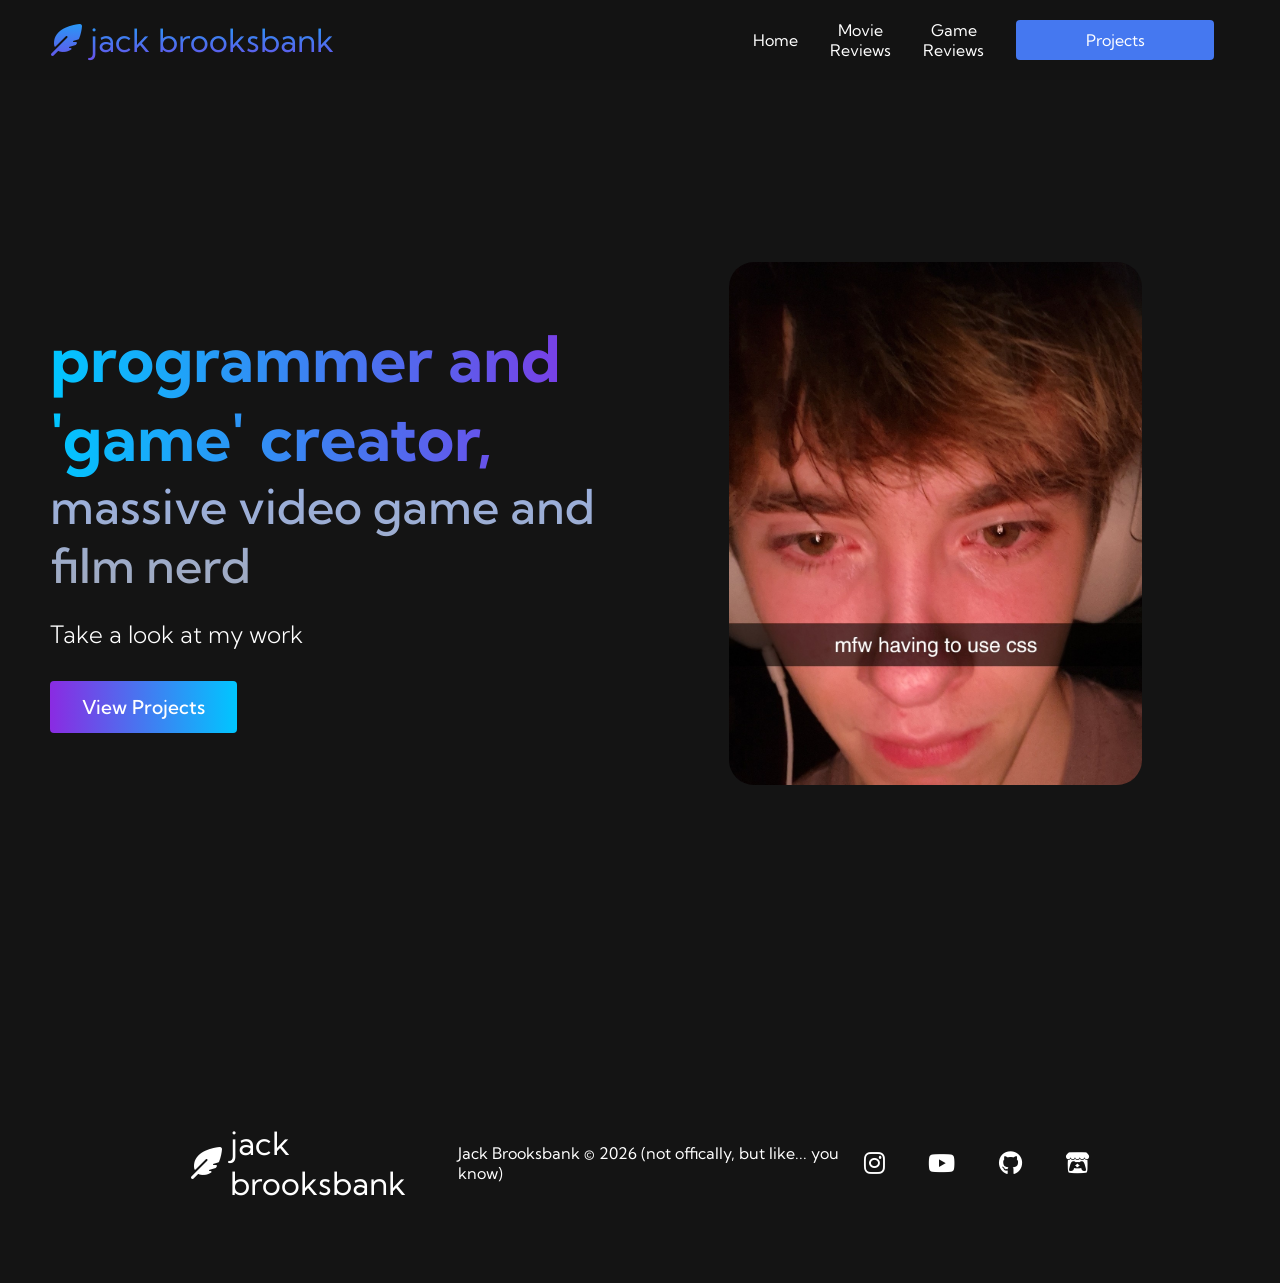
<file: index.html>
<!DOCTYPE html>
<html lang="en">
<head>
    <meta charset="UTF-8">
    <meta name="viewport" content="width=device-width, initial-scale=1.0">
    <title>Jack Brooksbank</title>
    <link rel="stylesheet" href="styles.css">
    <link rel="stylesheet" href="https://cdnjs.cloudflare.com/ajax/libs/font-awesome/6.4.0/css/all.min.css">
    <link rel="preconnect" href="https://fonts.googleapis.com">
    <link rel="preconnect" href="https://fonts.gstatic.com" crossorigin>
    <link href="https://fonts.googleapis.com/css2?family=Kumbh+Sans:wght,YOPQ@100..900,300&display=swap" rel="stylesheet">
</head>
<body>

    <!-- Navigation Bar -->
    <nav class="navbar">
        <div class="navbar_container">
            <a href="index.html" id="navbar_logo">
                <i class="fa-solid fa-feather-pointed"></i>
                jack brooksbank
            </a>
            <div class="navbar_toggle" id="mobile-menu">
                <span class="bar"></span>
                <span class="bar"></span>
                <span class="bar"></span>
            </div>
            <ul class="navbar_menu">
                <li class="navbar_item">
                    <a href="index.html" class="navbar_links">Home</a>
                </li>
                <li class="navbar_item">
                    <a href="movie_review_list.html" class="navbar_links">Movie Reviews</a>
                </li>
                <li class="navbar_item">
                    <a href="game_review_list.html" class="navbar_links">Game Reviews</a>
                </li>
                <li class="navbar_btn">
                    <a href="projects.html" class="button">Projects</a>
                </li>
            </ul>
        </div>
    </nav>

    <!-- Hero Section -->
    <div class="main">
        <div class="main_container">
            <div class="main_content">
                <h1>programmer and 'game' creator,</h1>
                <h2>massive video game and film nerd</h2>
                <p>Take a look at my work </p>
                <button class="main_btn"><a href="/projects.html">View Projects</a></button>
            </div>
            <div class="main_img-container">
                <img src="images/mfw_css.jpg" alt="Picture 1 Alt Text" id="main_img">
            </div>
        </div>
    </div>

    <!-- Services Section
     <div class="services">
        <h1>See what the hype is about</h1>
        <div class="services_container">
            <div class="services_card">
                <h2>Experience Bliss</h2>
                <p>AI Powered Technology</p>
                <button>Get Started</button>
            </div>
            <div class="services_card">
                <h2>Are you ready?</h2>
                <p>Take the leap</p>
                <button>Get Started</button>
            </div>
        </div>
     </div> -->

     <!-- Footer Section -->
      <div class="footer_container">
        <div class="footer_links">
            <div class="footer_link-wrapper">
                <div class="footer_link-items">
                </div>
                <div class="footer_link-items">
                </div>
            </div>
            <div class="footer_link-wrapper">
                <div class="footer_link-items">
                </div>
                <div class="footer_link-items">
                </div>
            </div>
        </div>
        <div class="social_media">
            <div class="social_media-wrap">
                <div class="footer_logo">
                    <a href="/" id="footer_logo">
                        <i class="fa-solid fa-feather-pointed"></i>
                        jack brooksbank
                    </a>
                </div>
                <p class="website_rights">Jack Brooksbank © 2026 (not offically, but like... you know)</p>
                <div class="social_icons">
                    <a href="https://www.instagram.com/jack.brbnk/" class="social_icon-link" target="_blank">
                        <i class="fab fa-instagram"></i>
                    </a>
                    <a href="https://www.youtube.com/@pigeon_s" class="social_icon-link" target="_blank">
                        <i class="fab fa-youtube"></i>
                    </a>
                    <a href="https://github.com/jack-bbnk" class="social_icon-link" target="_blank">
                        <i class="fab fa-github"></i>
                    </a>
                    <a href="https://pigeon-s.itch.io/" class="social_icon-link" target="_blank">
                        <i class="fab fa-itch-io"></i>
                    </a>
                </div>
            </div>
        </div>
      </div>
      
    <script src="app.js"></script>
</body>
</html>
</file>
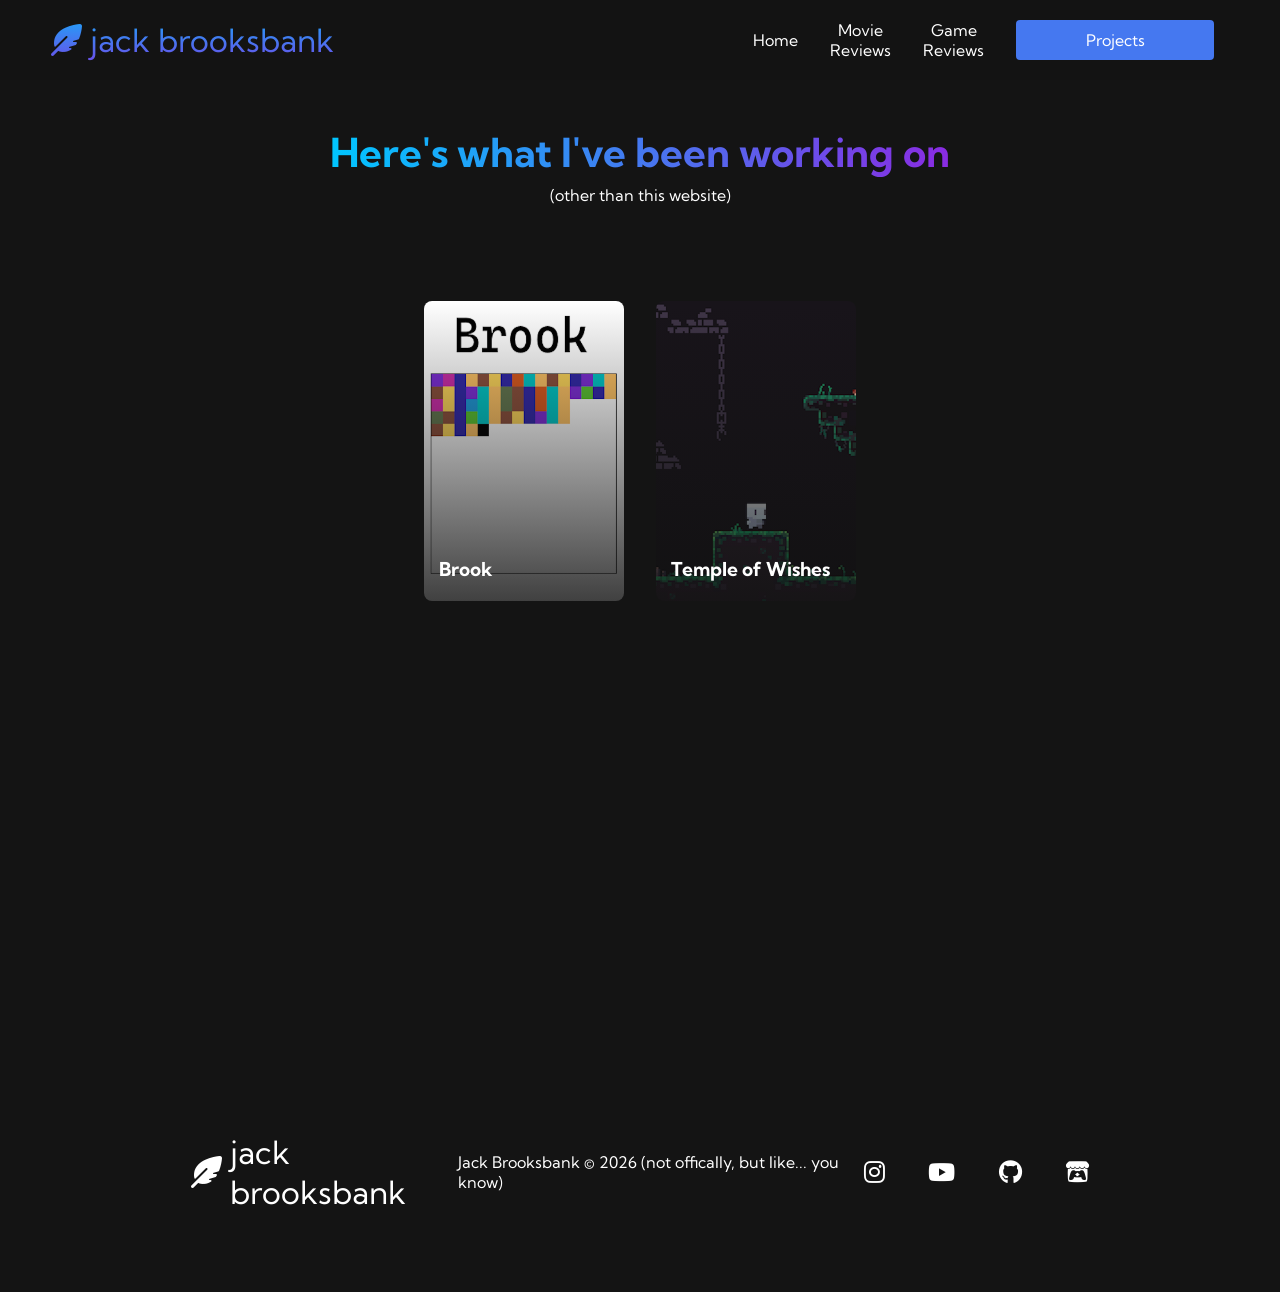
<file: projects.html>
<!DOCTYPE html>
<html lang="en">
<head>
    <meta charset="UTF-8">
    <meta name="viewport" content="width=device-width, initial-scale=1.0">
    <title>My Projects</title>
    <link rel="stylesheet" href="styles.css">
    <link rel="stylesheet" href="https://cdnjs.cloudflare.com/ajax/libs/font-awesome/6.4.0/css/all.min.css">
    <link rel="preconnect" href="https://fonts.googleapis.com">
    <link rel="preconnect" href="https://fonts.gstatic.com" crossorigin>
    <link href="https://fonts.googleapis.com/css2?family=Kumbh+Sans:wght,YOPQ@100..900,300&display=swap" rel="stylesheet">
</head>
<body>

    <!-- Navigation Bar -->
    <nav class="navbar">
        <div class="navbar_container">
            <a href="index.html" id="navbar_logo">
                <i class="fa-solid fa-feather-pointed"></i>
                jack brooksbank
            </a>
            <div class="navbar_toggle" id="mobile-menu">
                <span class="bar"></span>
                <span class="bar"></span>
                <span class="bar"></span>
            </div>
            <ul class="navbar_menu">
                <li class="navbar_item">
                    <a href="index.html" class="navbar_links">Home</a>
                </li>
                <li class="navbar_item">
                    <a href="movie_review_list.html" class="navbar_links">Movie Reviews</a>
                </li>
                <li class="navbar_item">
                    <a href="game_review_list.html" class="navbar_links">Game Reviews</a>
                </li>
                <li class="navbar_btn">
                    <a href="projects.html" class="button">Projects</a>
                </li>
            </ul>
        </div>
    </nav>

    <!-- Projects Section-->
     <div class="projects">
        <h1>Here's what I've been working on</h1>
        <p> (other than this website) </p>
        <div class="projects_container"></div>
     </div>

     <!-- Footer Section -->
      <div class="footer_container">
        <div class="footer_links">
            <div class="footer_link-wrapper">
                <div class="footer_link-items">
                </div>
                <div class="footer_link-items">
                </div>
            </div>
            <div class="footer_link-wrapper">
                <div class="footer_link-items">
                </div>
                <div class="footer_link-items">
                </div>
            </div>
        </div>
        <div class="social_media">
            <div class="social_media-wrap">
                <div class="footer_logo">
                    <a href="/" id="footer_logo">
                        <i class="fa-solid fa-feather-pointed"></i>
                        jack brooksbank
                    </a>
                </div>
                <p class="website_rights">Jack Brooksbank © 2026 (not offically, but like... you know)</p>
                <div class="social_icons">
                    <a href="https://www.instagram.com/jack.brbnk/" class="social_icon-link" target="_blank">
                        <i class="fab fa-instagram"></i>
                    </a>
                    <a href="https://www.youtube.com/@pigeon_s" class="social_icon-link" target="_blank">
                        <i class="fab fa-youtube"></i>
                    </a>
                    <a href="https://github.com/jack-bbnk" class="social_icon-link" target="_blank">
                        <i class="fab fa-github"></i>
                    </a>
                    <a href="https://pigeon-s.itch.io/" class="social_icon-link" target="_blank">
                        <i class="fab fa-itch-io"></i>
                    </a>
                </div>
            </div>
        </div>
      </div>
      
    <script src="projects_hub.js"></script>
    <script src="app.js"></script>
</body>
</html>
</file>
<file: styles.css>
/* Navigation Bar Section */

* {
    box-sizing: border-box;
    margin: 0;
    padding: 0;
    font-family: 'Kumbh Sans', sans-serif;
}

.navbar {
    background: #131313;
    height: 80px;
    display: flex;
    justify-content: center;
    align-items: center;
    fond-size: 1.2rem;
    position: sticky;
    top: 0;
    z-index: 999;
}

.navbar_container {
    display: flex;
    justify-content: space-between;
    height: 80px;
    z-index: 1;
    width: 100%;
    max-width: 1300px;
    margin: 0 auto;
    padding: 0 50px;
}

#navbar_logo {
    background-color: #00C6FF;
    background-image: linear-gradient(to bottom, #00C6FF 0%, #8A2BE2 100%);
    background-size: 100%;
    -webkit-background-clip: text;
    -moz-background-clip: text;
    -webkit-text-fill-color: transparent;
    -moz-text-fill-color: transparent;
    display: flex;
    text-decoration: none;
    align-items: center;
    cursor: pointer;
    font-size: 2rem;
}

.fa-feather-pointed {
    margin-right: 0.5rem;
}

.navbar_menu {
    display: flex;
    align-items: center;
    list-style: none;
    text-align: center;
}

.navbar_item {
    height: 80px;
}

.navbar_links {
    color: #fff;
    display: flex;
    align-items: center;
    justify-content: center;
    text-decoration: none;
    padding: 0 1rem;
    height: 100%;
}

.navbar_btn {
    display: flex;
    justify-content: center;
    align-items: center;
    padding: 0 1rem;
    width: 100%;
}

.button {
    display: flex;
    justify-content: center;
    align-items: center;
    text-decoration: none;
    padding: 10px 20px;
    height: 100%;
    width: 100%;
    border: none;
    outline: none;
    border-radius: 4px;
    background: #4578f0;
    color: #fff;
}

.button:hover {
    background: #284485;
    transition: all 0.3s ease;
}

.navbar_links:hover {
    color: #4578f0;
    transition: all 0.3s ease;
}

@media screen and (max-width: 960px) {
    .navbar_container {
        display: flex;
        justify-content: space-between;
        height: 80px;
        z-index: 1;
        width: 100%;
        max-width: 1300px;
        padding: 0;
    }

    .navbar_menu {
        display: grid;
        grid-template-columns: auto;
        margin: 0;
        width: 100%;
        position: absolute;
        top: -1000px;
        opacity: 0;
        transition: all 0.5s ease;
        height: 50vh;
        z-index: -1;
        background: #131313;
    }

    .navbar_menu.active {
        background: #131313;
        top: 100%;
        opacity: 1;
        transition: all 0.5s ease;
        z-index: 99;
        height: 50vh;
        font-size: 1.6rem;
    }

    #navbar_logo {
        padding-left: 25px;
    }

    .navbar_toggle .bar {
        width: 25px;
        height: 3px;
        margin: 5px auto;
        transition: all 0.3s ease-in-out;
        background: #fff;
    }

    .navbar_item {
        width: 100%;
    }

    .navbar_links {
        text-align: center;
        padding: 2rem;
        width: 100%;
        display: table;
    }

    #mobile-menu {
        position: absolute;
        top: 20%;
        right: 5%;
        transform: translate(5%, 20%);
    }

    .navbar_btn {
        padding-bottom: 2rem;
    }

    .button {
        display: flex;
        justify-content: center;
        align-items: center;
        width: 80%;
        height: 80px;
        margin: 0;
    }

    .navbar_toggle .bar {
        display: block;
        cursor: pointer;
    }

    #mobile-menu.is_active .bar:nth-child(2) {
        opacity: 0;
    }

    #mobile-menu.is_active .bar:nth-child(1) {
        transform: translateY(8px) rotate(45deg);
    }

    #mobile-menu.is_active .bar:nth-child(3) {
        transform: translateY(-8px) rotate(-45deg);
    }
}


/* Hero Section */

.main {
    background-color: #141414;
}

.main_container {
    display: grid;
    grid-template-columns: 1fr 1fr;
    align-items: center;
    justify-self: center;
    margin: 0 auto;
    height: 99vh;
    background-color: #141414;
    z-index: 1;
    width: 100%;
    max-width: 1300px;
    padding: 0 50px;    
}

.main_content h1 {
    font-size: 4rem;
    background-color: #798EC7;
    background-image: linear-gradient(to right, #00C6FF 0%, #8A2BE2 100%);
    background-size: 100%;
    -webkit-background-clip: text;
    -moz-background-clip: text;
    -webkit-text-fill-color: transparent;
    -moz-text-fill-color: transparent;
}

.main_content h2 {
    font-size: 3rem;
    background-color: #ff8177;
    background-image: linear-gradient(to top, #A0AABF, #9ab0e0);
    font-weight: 500;
    background-size: 100%;
    -webkit-background-clip: text;
    -moz-background-clip: text;
    -webkit-text-fill-color: transparent;
    -moz-text-fill-color: transparent;
}

.main_content p {
    margin-top: 1.5rem;
    font-size: 1.5rem;
    font-weight: 300;
    color: #fff;
}

.main_btn {
    font-size: 1.2rem;
    background-image: linear-gradient(to right, #8A2BE2 0%, #00C6FF 100%);
    padding: 14px 32px;
    border: none;
    border-radius: 4px;
    color: #131313;
    font-weight: 500;
    margin-top: 2rem;
    cursor: pointer;
    position: relative;
    transition: all 0.35s ease;
    outline: none;
}

.main_btn a {
    position: relative;
    z-index: 2;
    color: #fff;
    text-decoration: none;
}

.main_btn:after {
    position: absolute;
    content: '';
    top: 0;
    left: 0;
    width: 0;
    height: 100%;
    background: #4837ff;
    transition: all 0.35s ease;
    border-radius: 4px;
}

.main_btn:hover {
    color:#fff;
}

.main_btn:hover:after {
    width: 100%;
}

.main_img-container {
    text-align: center;
}

#main_img {
    height: 70%;
    width: 70%;
    border-radius: 25px;
}

/* Mobile Responsiveness */
@media screen and (max-width:768px) {
    .main_container {
        display: grid;
        grid-template-columns: auto;
        align-items: center;
        justify-self: center;
        width: 100%;
        margin: 0 auto;
        height: 90vh;  
    }

    .main_content {
        text-align: center;
        margin-bottom: 4rem;
    }

    .main_content h1 {
        font-size: 2.5rem;
        margin-top: 2rem;
    }

    .main_content h2 {
        font-size: 2rem;
    }

    .main_content p {
        margin-top: 1rem;
        font-size: 1.5rem;
    }
}

@media screen and (max-width:480px) {
    .main_content h1 {
        font-size: 2rem;
        margin-top: 3rem;
    }

    .main_content h2 {
        font-size: 2rem;
    }

    .main_content p {
        margin-top: 2rem;
        font-size: 1.5rem;
    }

    .main_btn {
        padding: 12px 36px;
        margin: 2.5rem 0;
    }
}

/* Projects Section */

.projects {
    background: #141414;
    display: flex;
    flex-direction: column;
    align-items: center;
    min-height: 100vh;
    height: auto;
}

.projects h1 {
   background-color: #00C6FF;
    /* background-image: linear-gradient(to right, #ff8177 0%, #ff867e 0%, #ff8c7f 21%, #f99185 52%, #cf556c 78%, #b12a5b 100%); */
    background-image: linear-gradient(to left, #8A2BE2 0%, #00C6FF 100%);
    background-size: 100%;
    margin-top: 3rem;
    -webkit-background-clip: text;
    -moz-background-clip: text;
    -webkit-text-fill-color: transparent;
    -moz-text-fill-color: transparent;
    font-size: 2.5rem; 
}

.projects p {
    color: #fff;
    margin-top: 0.5rem;
    margin-bottom: 5rem;
    font-size: 1rem; 
}

.projects_container {
    display: flex;
    justify-content: center;
    flex-wrap: wrap;
}

/*.projects_card {
    margin: 1rem;
    height: 525px;
    width: 400px;
    border-radius: 4px;
    background-size: cover;
    position: relative;
    color: #fff;
}*/
.projects_card {
    width: 200px;
    aspect-ratio: 2 / 3;
    border-radius: 8px;
    background-size: cover;
    background-position: center;
    position: relative;
    color: #fff;
    transition: transform 0.2s ease-in;
}

/*.projects_card {
    background-image: linear-gradient(to bottom, rgba(0,0,0,0) 0%, rgba(17,17,17,0.6) 100%), url('images/brook_card.png');
}

.projects_card:nth-child(2){
    background-image: linear-gradient(to bottom, rgba(0,0,0,0) 0%, rgba(17,17,17,0.6) 100%), url('images/temple_of_wishes_card.png');
} */

.projects h2 {
    position: absolute;
    bottom: 20px;
    left: 15px;
    margin: 0;
    font-size: 1.2rem;
}

.projects_card p {
    position:absolute;
    top: 400px;
    left: 30px;
}

.projects_card button {
    color: #fff;
    padding: 10px 20px;
    border: none;
    outline: none;
    border-radius: 4px;
    background: #4578f0;
    position: absolute;
    top: 440px;
    left: 30px;
    font-size: 1rem;
    cursor: pointer;
}

.projects_card:hover {
    transform: scale(1.05);
}

@media screen and (max-width: 960px) {   
    
    .projects h1 {
        font-size: 2rem;
        margin-top: 12rem;
    }
}

@media screen and (max-width: 480) {
    .projects h1 {
        font-size: 1.2rem;
    }

    .projects_card {
        height: 200px;
        width: 150px;
    }
}


/* Footer Section */

.footer_container {
    background-color: #141414;
    padding: 5rem 0;
    display: flex;
    flex-direction: column;
    justify-content: center;
    align-items: center;
}

#footer_logo {
    color: #fff;
    display: flex;
    align-items: center;
    cursor: pointer;
    text-decoration: none;
    font-size: 2rem;
}

.footer_links {
    width: 100%;
    max-width: 1000px;
    display: flex;
    justify-content: center;
}

.footer_link-wrapper {
    display: flex;
}

.footer_link-items {
    display: flex;
    flex-direction: column;
    align-items: flex-start;
    margin: 16px;
    text-align: left;
    width: 160px;
    box-sizing: border-box;
}

.footer_link-items h2 {
    margin-bottom: 16px;
}

.footer_link-items > h2 {
    color: #fff;
}

.footer_link-items a {
    color: #fff;
    text-decoration: none;
    margin-bottom: 0.5rem;
}

.footer_link-items a:hover {
    color: #e9e9e9;
    transition: 0.3s ease-out;
}

/* Social Icons */

.social_icon-link {
    color:#fff;
    font-size: 24px;
}

.social_media {
    max-width: 1000px;
    width: 100%;
}

.social_media-wrap {
    display: flex;
    justify-content: space-between;
    align-items: center;
    width: 90%;
    max-width: 1000px;
    margin: 40px auto 0 auto;
}

.social_icons {
    display: flex;
    justify-content: space-between;
    align-items: center;
    width: 240px;
}

.social_logo {
    color: #fff;
    justify-self: flex-start;
    margin-left: 20px;
    cursor: pointer;
    text-decoration: none;
    font-size: 2rem;
    display: flex;
    align-items: center;
    margin-bottom: 16px;
}

.website_rights {
    color: #fff;
}

@media screen and (max-width: 820px) {
    .footer_links {
        padding-top: 2rem;
    }

    #footer_logo {
        margin-bottom: 2rem;
    }

    .website_rights {
        margin-bottom: 2rem;
    }

    .footer_link-wrapper {
        flex-direction: column;
    }

    .social_media-wrap {
        flex-direction: column;
    }
}

@media screen and (max-width: 480) {
    .footer_link-items {
        margin: 0;
        padding: 10px;
        width: 100%;
    }
}



/* Review Section */

.review_wrapper {
    background: #141414;
    width: 100%;
    min-height: 100vh;
}

.review_article {
    display: flex;
    flex-direction: column;
    margin: 0 auto;
    width: 100%;
    max-width: 80ch;
    padding: 2rem 1.5rem;
    color: #E0E0E0;
    line-height: 1.6;
    font-size: 1.1rem;
}

.game_title, .movie_title {
    font-size: 3.5rem;
    color: #fff;
    margin-bottom: 0.5rem;
    text-align: center;
}

.game_subtitle, .movie_subtitle {
    font-size: 1.2rem;
    color: #A0AABF;
    font-weight: 500;
    text-align: center;
    margin-bottom: 2rem;
}

.review_content h2 {
    font-size: 2rem;
    color: #fff;
    margin-top: 3rem;
    margin-bottom: 0.5rem;
}

.review_content p {
    margin-bottom: 1.5rem;
}

.splitter_line {
    height: 3px;
    border-radius: 2px;
    margin-bottom: 1.5rem;
}

.main_splitter {
    background-image: linear-gradient(to right, #00C6FF 0%, #8A2BE2 100%);
    width: 100%;
}

.sub_splitter {
    background-image: linear-gradient(to right, #00C6FF 0%, transparent 100%);
    width: 300px;
    height: 2px';
}

.review_content hr {
    border: none;
    height: 3px;
    background-image: linear-gradient(to right, #00C6FF 0%, transparent 100%);
    margin: 1.5rem 0; 
    border-radius: 2px;
}

/* Image Carousel */

.carousel_container {
    position: relative;
    width: 100%;
    max-width: 600px;
    aspect-ratio: 16 / 9;
    margin: 0 auto 2rem auto;
    overflow: hidden;
    border-radius: 8px;
}

.carousel_counter {
    position: absolute;
    top: 15px;
    background: rgba(19,19,19,0.8);
    color: #fff;
    padding: 5px 12px;
    border-radius: 4px;
    font-size: 0.9rem;
    font-weight: bold;
    z-index: 10;
    opacity: 0;
    transition: opacity 0.3s ease;
}

.carousel_container:hover .carousel_counter {
    opacity: 1;
}

@media screen and (max-width: 768px) {
    .carousel_counter {
        opacity: 1;
    }
}

.carousel_track {
    display: flex;
    transition: transform 0.4s ease-in-out;
}

.carousel_img {
    width: 100%;
    height: 100%;
    flex-shrink: 0;
    object-fit: cover;
}

.carousel_btn {
    position: absolute;
    top: 50%;
    transform: translateY(-50%);
    background: rgba(0,0,0,0.5);
    color: #fff;
    border: none;
    padding: 1rem;
    cursor: pointer;
    z-index: 10;
}

.left_btn { left: 0; }
.right_btn { right: 0; }


/* Lightbox (Expanded Image) Section */
.lightbox_modal {
    position: fixed;
    top: 0;
    left: 0;
    width: 100vw;
    height: 100vh;
    background: rgba(10,10,10,0.95);
    z-index: 9999;
    display: flex;
    flex-direction: column;
    justify-content: center;
    align-items: center;

    opacity: 0;
    pointer-events: none;
    transition: opacity 0.3s ease;
}

.lightbox_modal.active {
    opacity: 1;
    pointer-events: auto;
}

.lightbox_img {
    max-width: 90vw;
    max-height: 80vh;
    object-fit: contain;
    border-radius: 4px;
}

.lightbox_content {
    display: flex;
    align-items: center;
    gap: 1rem;
}

.lightbox_btn, .lightbox_close {
    background: transparent;
    color: #fff;
    border: none;
    font-size: 2rem;
    cursor: pointer;
    padding: 1rem;
}

.lightbox_close {
    position: absolute;
    top: 20px;
    right: 30px;
}

.lightbox_counter {
    position: absolute;
    top: 30px;
    color: #fff;
    font-size: 1.2rem;
    font-weight: bold;
}

/* --- Summary Box --- */
.summary_box {
    border: 2px solid #00C6FF; /* Your theme blue */
    border-radius: 12px;
    background: rgba(0, 198, 255, 0.05); /* Very faint blue tint inside */
    display: flex;
    justify-content: space-between;
    gap: 2rem;
    padding: 2rem;
    margin: 4rem auto; /* Breathing room above and below */
    width: 100%;
    max-width: 80ch; /* Matches your review article width */
}

.summary_col {
    flex: 1; /* Makes all 3 columns exactly equal width */
}

.summary_col h3 {
    margin-top: 0;
    margin-bottom: 1rem;
    font-size: 1.3rem;
    text-transform: uppercase;
    letter-spacing: 1px;
}

/* Optional: Add some color coding to the titles */
.title_good { color: #00e676; } /* Green */
.title_bad { color: #ff5252; }  /* Red */
.title_ugly { color: #ff9100; } /* Orange */

.summary_col ul {
    list-style-type: disc;
    margin-left: 1.2rem; /* Indents the bullet points nicely */
    color: #E0E0E0;
    font-size: 1rem;
}

.summary_col li {
    margin-bottom: 0.5rem;
}

@media screen and (max-width: 768px) {
    .summary_box {
        flex-direction: column; /* Stacks them on top of each other on phones */
        gap: 1.5rem;
        padding: 1.5rem;
    }
}


/* Scoring */

.score_container {
    position: relative;
    display: flex;
    justify-content: center;
    align-items: center;
    height: 150px;
}

.score_circle {
    width: 100px;
    height: 100px;
    border-radius: 50%;
    background: #00C6FF;
    display: flex;
    justify-content: center;
    align-items: center;
    font-size: 2rem;
    font-weight: bold;
    color: #fff;
    z-index: 2;
    opacity: 0;
    transform: translateY(50px);
    transition: all 1s ease;
}

.score_word {
    position: absolute;
    z-index: 1;
    opacity: 0;
    transform: translateX(0);
    font-size: 2.5rem;
    color: #A0AABF;
    transition: all 1s ease;
}

.score_circle.fade-up {
    opacity: 1;
    transform: translateY(0);
}

.score_circle.slide-left {
    transform: translateX(-100px);
}

.score_word.slide-right {
    opacity: 1;
    transform: translateX(100px);
}

.star_breakdown {
    margin-top: 2rem;
    display: flex;
    align-items: center;
    flex-direction: column;
    gap: 1rem;
}

.star_row {
    display: flex;
    justify-content: space-between;
    width: 300px;
    color: #fff;

    opacity: 0;
    transform: translateY(-20px);
    transition: all 0.5s ease;
}

.star_row.drop-down {
    opacity: 1;
    transform: translateY(0);
}

.stars {
    color: #00C6FF;
}

@media screen and (max-width: 768px) {
    .score_circle {
        width: 80px;
        height: 80px;
        font-size: 1.5rem;
    }
    .score_word {
        font-size: 2rem;
    }
    .star-row {
        width: 100%;
        max-width: 300px;
        padding: 0 1rem;
    }

    .review_article {
        padding: 1.5rem 1rem;
    }
    .game_title {
        font-size: 2.5rem;
    }
    .game_subtitle {
        font-size: 1rem;
        margin-bottom: 1.5rem;
    }
    .review_content h2 {
        font-size: 1.5rem;
        margin-top: 2rem;
    }

    .lightbox_content {
        position: relative;
        width: 100vw;
        justify-content: center;
    }
    .lightbox_img {
        max-width: 100vw;
        border-radius: 0;
    }
    .lb_left, .lb_right {
        position: absolute;
        top: 50%;
        transform: translateY(-50%);
        background: rgba(10,10,10,0.7);
        border-radius: 50%;
        padding: 1rem;
    }
    .lb_left { left: 10px; }
    .lb_right { right: 10px; }
    .lightbox_close {
        top: 10px;
        right: 15px;
    }
    .lightbox_counter {
        top: 15px;
        left: 15x;
    }

    .score_circle.slide-left {
    transform: translateX(-100px);
    }

    .score_word.slide-right {
        opacity: 1;
        transform: translateX(60px);
    }
}


/* Game Review List Section */

/* Projects Section */

.games {
    background: #141414;
    display: flex;
    flex-direction: column;
    align-items: center;
    min-height: 100vh;
    height: auto;
    padding-bottom: auto;
}

.games h1 {
   background-color: #00C6FF;
    /* background-image: linear-gradient(to right, #ff8177 0%, #ff867e 0%, #ff8c7f 21%, #f99185 52%, #cf556c 78%, #b12a5b 100%); */
    background-image: linear-gradient(to left, #8A2BE2 0%, #00C6FF 100%);
    background-size: 100%;
    margin-top: 3rem;
    -webkit-background-clip: text;
    -moz-background-clip: text;
    -webkit-text-fill-color: transparent;
    -moz-text-fill-color: transparent;
    font-size: 2.5rem; 
}

.games p {
    color: #fff;
    margin-top: 0.5rem;
    margin-bottom: 5rem;
    font-size: 1rem; 
}

.games_container {
    display: flex;
    justify-content: center;
    flex-wrap: wrap;

    width: 90%;
    max-width: 1200px;
    gap: 2rem;
}

.search_bar {
    padding: 0.8rem 1.5rem;
    width: 80%;
    max-width: 400px;
    border-radius: 20px;
    border: 2px solid #00C6FF;
    background: transparent;
    color: #fff;
    font-size: 1rem;
    margin-bottom: 3rem;
    outline: none;
}

.search_bar::placeholder {
    color: #A0AABF;
}

.games_card_link {
    text-decoration: none;
    margin: 1rem;
}

.games_card {
    width: 200px;
    aspect-ratio: 2 / 3;
    border-radius: 8px;
    background-size: cover;
    background-position: center;
    position: relative;
    color: #fff;
    transition: transform 0.2s ease-in;
}

.games h2 {
    position: absolute;
    bottom: 20px;
    left: 15px;
    margin: 0;
    font-size: 1.2rem;
}

.games_card:hover {
    transform: scale(1.05);
}

@media screen and (max-width: 960px) {

    .games h1 {
        font-size: 2rem;
        margin-top: 12rem;
    }
}

@media screen and (max-width: 480) {

    .games h1 {
        font-size: 1.2rem;
    }

    .games_card {
        width: 300px;
    }
}


/* Audio Visualiser Section */

#wave-canvas {
    position: fixed;
    bottom: 0;
    left: 0;
    width: 100vw;
    height: 200px;
    z-index: 100;
    pointer-events: none;
}

#audio-player {
    position: fixed;
    bottom: 20px;
    left: 20px;
    z-index: 101;
}

.custom-controls-wrapper {
    position: fixed;
    bottom: 30px;
    right: 20px;
    z-index: 102;
    display: flex;
    flex-direction: column;
    align-items: center;
    gap: 10px;
}

.audio-panel {
    background: rgba(19, 19, 19, 0.85);
    border: 1px solid #00C6FF;
    border-radius: 8px;
    padding: 15px 10px;
    display: flex;
    flex-direction: column;
    align-items: center;
    gap: 15px;

    transition: all 0.3s ease;
    transform-origin: bottom;
}



/* For JS to use to hide the panel when toggled */
.panel-hidden {
    opacity: 0;
    transform: scaleY(0);
    pointer-events: none;
}

.control-btn, .toggle-arrow {
    background: transparent;
    border: none;
    color: #fff;
    font-size: 1.2rem;
    cursor: pointer;
    transition: color 0.2s ease;
}

.control-btn:hover, .toggle-arrow:hover {
    color: #00C6FF;
}

#volume-slider {
    width: 80px; /* Because we rotate it, this is now its visual height! */
    height: 4px;
    transform: rotate(-90deg);
    margin: 40px 0; /* Gives it vertical breathing room inside the panel */
    cursor: pointer;
}

.now-playing-banner {
    position: fixed;
    bottom: 10px;
    left: 0;
    /*background: rgba(19, 19, 19, 0.9); */
    color: #fff;
    padding: 15px 25px;
    /*border: 1px solid #00C6FF; */
    border-left: none;
    border-radius: 0 8px 8px 0;
    font-size: 1.1rem;
    z-index: 999;

    transform: translateX(-100%);
    opacity: 0; 

}

@media screen and (max-width: 768px) {

    .now-playing-banner {
        font-size: 1rem;
        padding: 10px 20px;
        background: rgba(19, 19, 19, 0.9);
    }
}

/* Might be an idea to get rid of this if the style doesnt match?
Just makes the music icon the cyan colour */
.now-playing-banner i {
    color: #00C6FF;
    margin-right: 10px;
}

.slide-animation {
    animation: slideAcross 6s ease-in-out forwards;
}

@keyframes slideAcross {
    0% {
        transform: translateX(-100%);
        opacity: 0;
    }
    15% {
        transform: translateX(0);
        opacity: 1;
    }
    90% {
        transform: translateX(0);
        opacity: 1;
    }
    100% {
        transform: translateX(20vw);
        opacity: 0;
        z-index: 101;
    }
}


/* --- Movie Review Section --- */

.movie_score_container {
    display: flex;
    flex-direction: column;
    align-items: center;
    gap: 15px;
    margin: 40px 0;
}

.movie_score_word {
    font-size: 2rem;
    color: #fff;
    margin: 0;
    text-transform: uppercase;
    letter-spacing: 2px;
    
    opacity: 0;
    transform: translateY(-20px);
    transition: all 0.5s ease-out;
}

.movie-word-animate {
    opacity: 1;
    transform: translateY(0);
}

.movie_stars_wrapper {
    display: flex;
    gap: 10px;
    font-size: 3rem;
    color: #00C6FF;
}

.movie-star-icon {
    opacity: 0;
    transform: translateX(-30px);
}

.star-animate {
    animation: slideFadeIn 0.5s ease-out forwards;
}

@keyframes slideFadeIn {
    to {
        opacity: 1;
        transform: translateX(0);
    }
}
</file>
